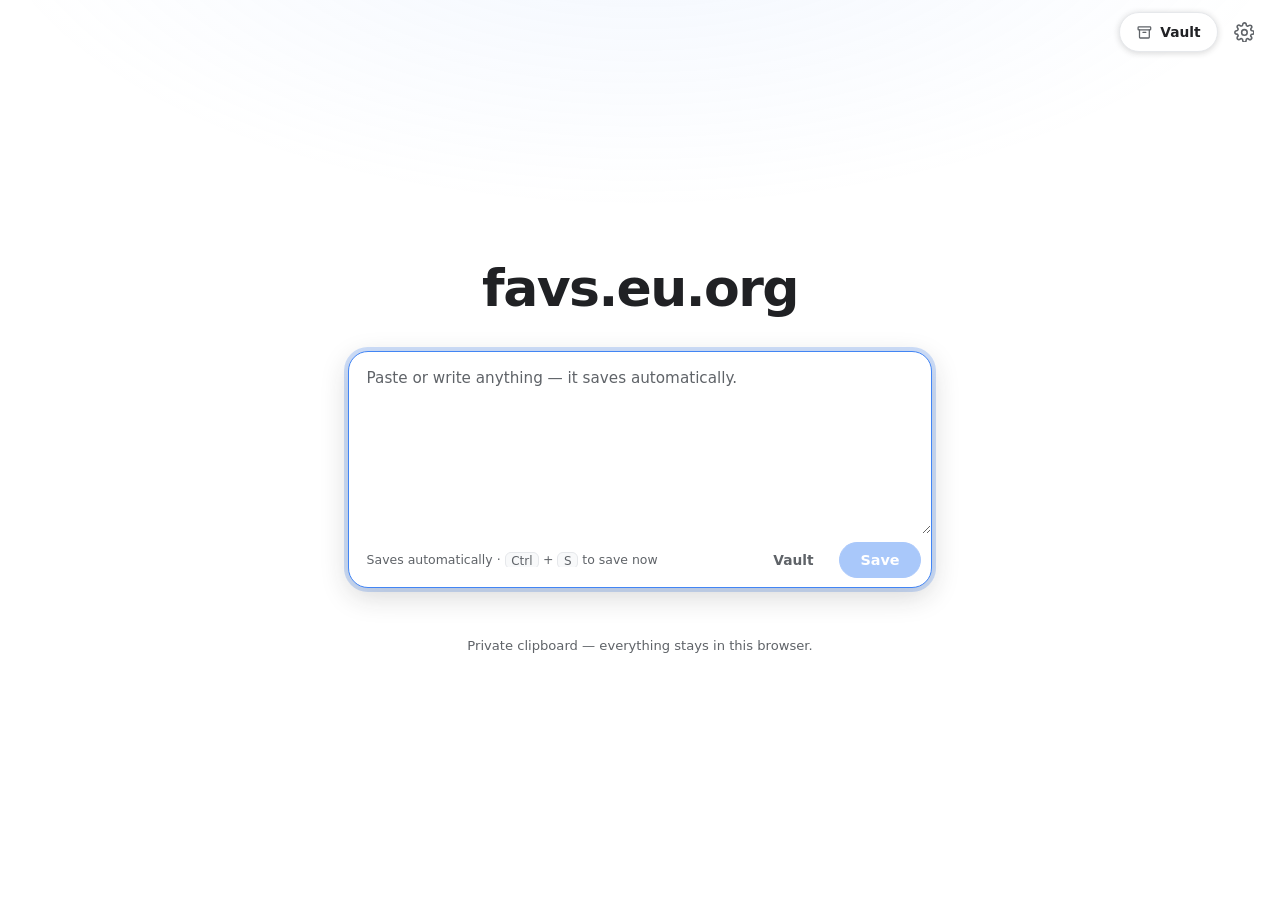
<file: index.html>
<!DOCTYPE html>
<html lang="en">
<head>
<meta charset="UTF-8">
<meta name="viewport" content="width=device-width, initial-scale=1.0">
<title>FAVS</title>
<meta name="color-scheme" content="light dark">
<meta name="description" content="FAVS — private pastebin with vault. Everything stays in your browser.">
<meta name="theme-color" media="(prefers-color-scheme: light)" content="#ffffff">
<meta name="theme-color" media="(prefers-color-scheme: dark)" content="#202124">
<link rel="manifest" href="manifest.webmanifest">
<link rel="apple-touch-icon" href="icons/icon-192.png">
<link rel="icon" href="data:image/svg+xml,%3Csvg xmlns='http://www.w3.org/2000/svg' viewBox='0 0 32 32'%3E%3Crect width='32' height='32' rx='8' fill='%234285f4'/%3E%3Ctext x='16' y='22' font-family='system-ui,sans-serif' font-size='18' font-weight='700' fill='white' text-anchor='middle'%3EF%3C/text%3E%3C/svg%3E">
<script>
  // Apply saved theme before CSS to avoid a flash. Keep in sync with app.js.
  try {
    var s = JSON.parse(localStorage.getItem('favs.settings.v1') || '{}');
    if (s.theme === 'light' || s.theme === 'dark') document.documentElement.setAttribute('data-theme', s.theme);
  } catch (e) {}
</script>
<link rel="stylesheet" href="styles.css?v=12">
</head>
<body class="home">
  <div class="topbar">
    <a class="topbar-pill" id="vaultOpen" href="vault.html"><svg viewBox="0 0 24 24" fill="none" stroke="currentColor" stroke-width="1.8" stroke-linecap="round" stroke-linejoin="round" aria-hidden="true"><rect x="3" y="4" width="18" height="4.5" rx="1"/><path d="M5 8.5V19a1 1 0 0 0 1 1h12a1 1 0 0 0 1-1V8.5"/><path d="M10 12h4"/></svg><span>Vault</span><span class="pill-count" id="vaultCount" hidden></span></a>
    <a class="icon-btn" href="settings.html" title="Settings" aria-label="Settings"><svg viewBox="0 0 24 24" fill="none" stroke="currentColor" stroke-width="1.8" stroke-linecap="round" stroke-linejoin="round" aria-hidden="true"><circle cx="12" cy="12" r="3.2"/><path d="M19.4 15a1.7 1.7 0 0 0 .34 1.87l.06.06a2 2 0 1 1-2.83 2.83l-.06-.06a1.7 1.7 0 0 0-1.87-.34 1.7 1.7 0 0 0-1 1.55V21a2 2 0 1 1-4 0v-.09a1.7 1.7 0 0 0-1.11-1.55 1.7 1.7 0 0 0-1.87.34l-.06.06a2 2 0 1 1-2.83-2.83l.06-.06A1.7 1.7 0 0 0 4.6 15a1.7 1.7 0 0 0-1.55-1H3a2 2 0 1 1 0-4h.09A1.7 1.7 0 0 0 4.6 8.89a1.7 1.7 0 0 0-.34-1.87l-.06-.06a2 2 0 1 1 2.83-2.83l.06.06a1.7 1.7 0 0 0 1.87.34h.11A1.7 1.7 0 0 0 10.11 3V3a2 2 0 1 1 4 0v.09c0 .68.4 1.3 1 1.55.62.26 1.34.11 1.87-.34l.06-.06a2 2 0 1 1 2.83 2.83l-.06.06a1.7 1.7 0 0 0-.34 1.87v.11c.26.62.88 1 1.55 1H21a2 2 0 1 1 0 4h-.09c-.68 0-1.3.4-1.51 1Z"/></svg></a>
  </div>
  <h1 class="site-title" id="siteTitle">favs.eu.org</h1>
  <section class="composer" aria-label="Text box">
    <textarea id="composerInput" rows="7" placeholder="Paste or write anything — it saves automatically." aria-label="Text box" autofocus></textarea>
    <div class="composer-foot">
      <span class="composer-hint">Saves automatically &middot; <kbd>Ctrl</kbd> + <kbd>S</kbd> to save now</span>
      <span class="composer-count" id="composerCount" hidden></span>
      <button type="button" class="composer-clear" id="clearBtn" hidden>Clear</button>
      <a class="composer-vault" href="vault.html">Vault</a>
      <button type="button" class="composer-btn" id="saveBtn">Save</button>
    </div>
  </section>
  <p class="composer-status" id="composerStatus" role="status" aria-live="polite"></p>
  <p class="home-note">Private clipboard — everything stays in this browser.</p>
  <script src="app.js?v=11"></script>
</body>
</html>
</file>
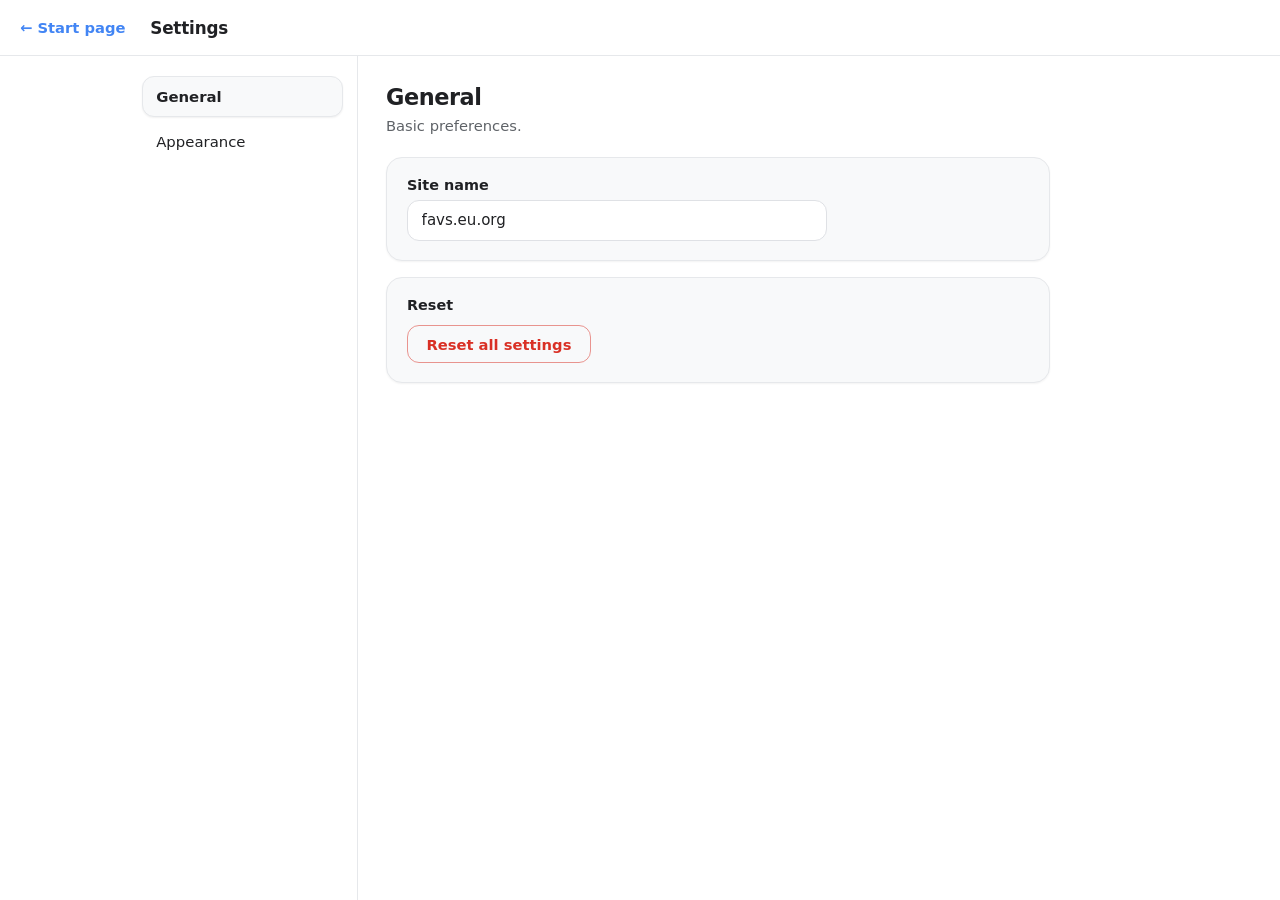
<file: settings.html>
<!DOCTYPE html>
<html lang="en">
<head>
<meta charset="UTF-8">
<meta name="viewport" content="width=device-width, initial-scale=1.0">
<title>Settings — FAVS</title>
<meta name="color-scheme" content="light dark">
<meta name="theme-color" media="(prefers-color-scheme: light)" content="#ffffff">
<meta name="theme-color" media="(prefers-color-scheme: dark)" content="#202124">
<link rel="manifest" href="manifest.webmanifest">
<link rel="apple-touch-icon" href="icons/icon-192.png">
<script>
  // Apply saved theme before CSS to avoid a flash. Keep in sync with settings.js.
  try {
    var s = JSON.parse(localStorage.getItem('favs.settings.v1') || '{}');
    if (s.theme === 'light' || s.theme === 'dark') document.documentElement.setAttribute('data-theme', s.theme);
  } catch (e) {}
</script>
<link rel="stylesheet" href="styles.css?v=11">
<link rel="stylesheet" href="settings.css?v=6">
</head>
<body class="settings-body">
  <header class="settings-topbar">
    <a class="back" href="index.html">&larr; Start page</a>
    <h1>Settings</h1>
  </header>
  <div class="settings-layout">
    <nav class="settings-nav" aria-label="Settings sections">
      <button type="button" data-section="general" aria-selected="true">General</button>
      <button type="button" data-section="appearance" aria-selected="false">Appearance</button>
    </nav>
    <main class="settings-content">
      <section class="settings-section" data-section-panel="general">
        <h2>General</h2>
        <p class="desc">Basic preferences.</p>
        <div class="card">
          <div class="field">
            <label class="label" for="siteName">Site name</label>
            <input type="text" id="siteName" maxlength="60" placeholder="favs.eu.org">
          </div>
        </div>
        <div class="card">
          <div class="field">
            <label class="label">Reset</label>
            <div class="btn-row">
              <button class="btn danger" id="resetAll" type="button">Reset all settings</button>
            </div>
          </div>
        </div>
      </section>

      <section class="settings-section" data-section-panel="appearance" hidden>
        <h2>Appearance</h2>
        <p class="desc">Override the automatic light / dark mode.</p>
        <div class="card">
          <label class="radio-row"><input type="radio" name="theme" value="system"> System (follow browser)</label>
          <label class="radio-row"><input type="radio" name="theme" value="light"> Light</label>
          <label class="radio-row"><input type="radio" name="theme" value="dark"> Dark</label>
        </div>
      </section>

    </main>
  </div>
  <div class="toast" id="toast" role="status" aria-live="polite"></div>
  <script src="settings.js?v=9"></script>
</body>
</html>
</file>
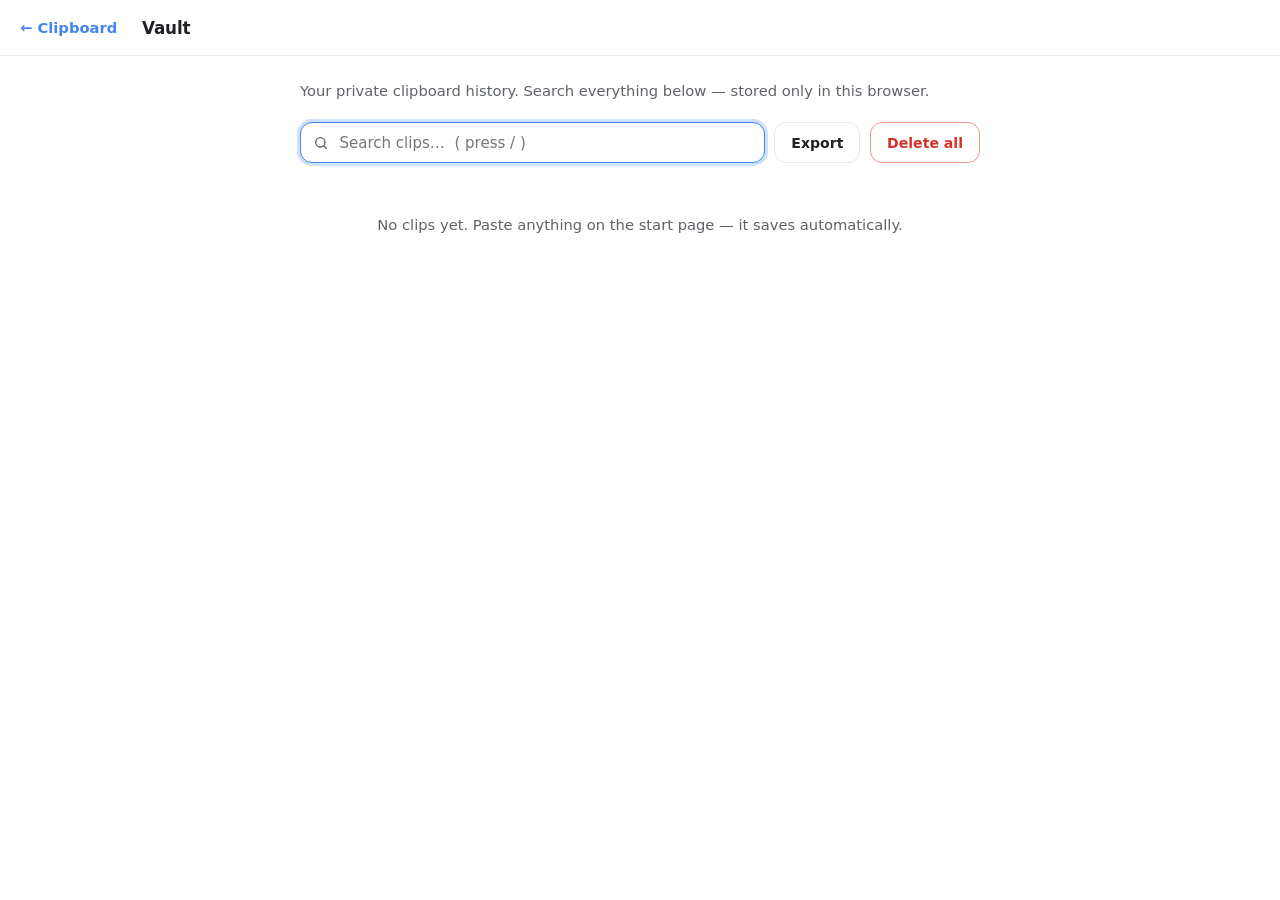
<file: vault.html>
<!DOCTYPE html>
<html lang="en">
<head>
<meta charset="UTF-8">
<meta name="viewport" content="width=device-width, initial-scale=1.0">
<title>Vault — FAVS</title>
<meta name="description" content="FAVS vault — your private saved clips, stored only in this browser.">
<meta name="color-scheme" content="light dark">
<meta name="theme-color" media="(prefers-color-scheme: light)" content="#ffffff">
<meta name="theme-color" media="(prefers-color-scheme: dark)" content="#202124">
<link rel="manifest" href="manifest.webmanifest">
<link rel="icon" href="data:image/svg+xml,%3Csvg xmlns='http://www.w3.org/2000/svg' viewBox='0 0 32 32'%3E%3Crect width='32' height='32' rx='8' fill='%234285f4'/%3E%3Ctext x='16' y='22' font-family='system-ui,sans-serif' font-size='18' font-weight='700' fill='white' text-anchor='middle'%3EF%3C/text%3E%3C/svg%3E">
<link rel="apple-touch-icon" href="icons/icon-192.png">
<script>
  // Apply saved theme before CSS to avoid a flash. Keep in sync with app.js.
  try {
    var s = JSON.parse(localStorage.getItem('favs.settings.v1') || '{}');
    if (s.theme === 'light' || s.theme === 'dark') document.documentElement.setAttribute('data-theme', s.theme);
  } catch (e) {}
</script>
<link rel="stylesheet" href="styles.css?v=11">
<link rel="stylesheet" href="vault.css?v=4">
</head>
<body class="vault-body">
  <header class="settings-topbar">
    <a class="back" href="index.html">&larr; Clipboard</a>
    <h1>Vault</h1>
    <span class="vault-count" id="clipCount"></span>
  </header>
  <main class="vault-main">
    <p class="desc">Your private clipboard history. Search everything below — stored only in this browser.</p>
    <div class="vault-toolbar">
      <div class="search-wrap">
        <svg viewBox="0 0 24 24" fill="none" stroke="currentColor" stroke-width="2" stroke-linecap="round" stroke-linejoin="round" aria-hidden="true"><circle cx="11" cy="11" r="7"/><path d="m20 20-3.5-3.5"/></svg>
        <input type="search" id="clipSearch" placeholder="Search clips…  ( press / )" autocomplete="off" aria-label="Search clips" autofocus>
      </div>
      <button type="button" class="btn secondary" id="clipExport">Export</button>
      <button type="button" class="btn danger" id="clipClear">Delete all</button>
    </div>
    <p class="vault-meta" id="clipMeta" hidden></p>
    <div id="clipList" class="clip-list"></div>
    <p class="vault-empty" id="clipEmpty" hidden>No clips yet. Paste anything on the start page — it saves automatically.</p>
    <p class="vault-empty" id="clipNoResults" hidden>No matches for &ldquo;<span id="clipNoQuery"></span>&rdquo;. <button type="button" class="link-btn" id="clipClearSearch">Clear search</button></p>
  </main>
  <div class="toast" id="toast" role="status" aria-live="polite"></div>
  <script src="vault.js?v=4"></script>
</body>
</html>
</file>
<file: styles.css>
/* FAVS shared styles — bump ?v= in HTML when editing (see AGENTS.md). */
:root {
  color-scheme: light dark;
  --bg: #ffffff;
  --text: #202124;
  --text-muted: #5f6368;
  --field-bg: #ffffff;
  --field-border: #dfe1e5;
  --field-text: #202124;
  --placeholder: #5f6368;
  --button-bg: #4285f4;
  --button-border: #4285f4;
  --button-text: #ffffff;
  --button-hover: #3367d6;
  --shadow: 0 1px 6px rgba(32, 33, 36, 0.18);
  --shadow-lg: 0 8px 28px rgba(32, 33, 36, 0.18);
  --focus-border: #4285f4;
  --focus-ring: rgba(66, 133, 244, 0.25);
  --card-bg: #f8f9fa;
  --card-border: #e6e8eb;
  --tile-bg: #ffffff;
  --tile-bg-hover: #eceef1;
  --tile-shadow: 0 2px 8px rgba(60, 64, 67, 0.2);
  --accent: #4285f4;
  --radius-pill: 999px;
  --ease: cubic-bezier(0.2, 0, 0, 1);
  --danger: #d93025;
  --danger-border: rgba(217, 48, 37, 0.5);
  --danger-bg: rgba(217, 48, 37, 0.1);
  --success: #1e8e3e;
}

@media (prefers-color-scheme: dark) {
  :root {
    --bg: #202124;
    --text: #e8eaed;
    --text-muted: #9aa0a6;
    --field-bg: #303134;
    --field-border: #5f6368;
    --field-text: #e8eaed;
    --placeholder: #9aa0a6;
    --button-bg: #8ab4f8;
    --button-border: #8ab4f8;
    --button-text: #202124;
    --button-hover: #aecbfa;
    --shadow: 0 1px 6px rgba(0, 0, 0, 0.5);
    --shadow-lg: 0 12px 32px rgba(0, 0, 0, 0.5);
    --focus-border: #8ab4f8;
    --focus-ring: rgba(138, 180, 248, 0.28);
    --card-bg: #303134;
    --card-border: #5f6368;
    --tile-bg: #3b3c40;
    --tile-bg-hover: #4c4d52;
    --tile-shadow: 0 2px 8px rgba(0, 0, 0, 0.45);
    --accent: #8ab4f8;
    --danger: #f28b82;
    --danger-border: rgba(242, 139, 130, 0.55);
    --danger-bg: rgba(242, 139, 130, 0.14);
    --success: #81c995;
  }
}
html[data-theme="light"] {
  color-scheme: light;
  --bg: #ffffff;
  --text: #202124;
  --text-muted: #5f6368;
  --field-bg: #ffffff;
  --field-border: #dfe1e5;
  --field-text: #202124;
  --placeholder: #5f6368;
  --button-bg: #4285f4;
  --button-border: #4285f4;
  --button-text: #ffffff;
  --button-hover: #3367d6;
  --shadow: 0 1px 6px rgba(32, 33, 36, 0.18);
  --shadow-lg: 0 8px 28px rgba(32, 33, 36, 0.18);
  --focus-border: #4285f4;
  --focus-ring: rgba(66, 133, 244, 0.25);
  --card-bg: #f8f9fa;
  --card-border: #e6e8eb;
  --tile-bg: #ffffff;
  --tile-bg-hover: #eceef1;
  --tile-shadow: 0 2px 8px rgba(60, 64, 67, 0.2);
  --accent: #4285f4;
  --danger: #d93025;
  --danger-border: rgba(217, 48, 37, 0.5);
  --danger-bg: rgba(217, 48, 37, 0.1);
  --success: #1e8e3e;
}

/* Explicit overrides win over system preference. */
html[data-theme="dark"] {
  color-scheme: dark;
  --bg: #202124;
  --text: #e8eaed;
  --text-muted: #9aa0a6;
  --field-bg: #303134;
  --field-border: #5f6368;
  --field-text: #e8eaed;
  --placeholder: #9aa0a6;
  --button-bg: #8ab4f8;
  --button-border: #8ab4f8;
  --button-text: #202124;
  --button-hover: #aecbfa;
  --shadow: 0 1px 6px rgba(0, 0, 0, 0.5);
  --shadow-lg: 0 12px 32px rgba(0, 0, 0, 0.5);
  --focus-border: #8ab4f8;
  --focus-ring: rgba(138, 180, 248, 0.28);
  --card-bg: #303134;
  --card-border: #5f6368;
  --tile-bg: #3b3c40;
  --tile-bg-hover: #4c4d52;
  --tile-shadow: 0 2px 8px rgba(0, 0, 0, 0.45);
  --accent: #8ab4f8;
  --danger: #f28b82;
  --danger-border: rgba(242, 139, 130, 0.55);
  --danger-bg: rgba(242, 139, 130, 0.14);
  --success: #81c995;
}

* { box-sizing: border-box; }

html, body { height: 100%; }

html { background-color: #ffffff; }

@media (prefers-color-scheme: dark) {
  html { background-color: #202124; }
}

html[data-theme="light"] { background-color: #ffffff; }
html[data-theme="dark"] { background-color: #202124; }

body {
  font-family: system-ui, -apple-system, "Segoe UI", Roboto, "Helvetica Neue", Arial, sans-serif;
  margin: 0;
  background-color: var(--bg);
  color: var(--text);
  -webkit-font-smoothing: antialiased;
  text-rendering: optimizeLegibility;
}

button, input, select { font: inherit; }

:focus-visible {
  outline: 2px solid var(--focus-border);
  outline-offset: 2px;
}

/* ---- Main (start) page ---- */
.home {
  display: flex;
  flex-direction: column;
  align-items: center;
  justify-content: center;
  min-height: 100vh;
  min-height: 100dvh;
  padding: 4rem 1rem 3rem;
  position: relative;
  overflow-x: clip;
}

.home::before {
  content: "";
  position: fixed;
  inset: 0;
  pointer-events: none;
  background: radial-gradient(60rem 30rem at 50% -8rem, rgba(66, 133, 244, 0.09), transparent 70%);
  z-index: 0;
}

html[data-theme="dark"] .home::before,
html:not([data-theme]) .home::before {
  background: radial-gradient(60rem 30rem at 50% -8rem, rgba(138, 180, 248, 0.12), transparent 70%);
}

@media (prefers-color-scheme: dark) {
  html:not([data-theme]) .home::before {
    background: radial-gradient(60rem 30rem at 50% -8rem, rgba(138, 180, 248, 0.12), transparent 70%);
  }
}

.home > * { position: relative; z-index: 1; }

.topbar {
  position: fixed;
  top: 0;
  right: 0;
  display: flex;
  align-items: center;
  gap: 0.4rem;
  padding: 0.75rem 1rem;
}

.icon-btn {
  display: inline-flex;
  align-items: center;
  justify-content: center;
  width: 2.5rem;
  height: 2.5rem;
  border-radius: 50%;
  border: 1px solid transparent;
  background: transparent;
  color: var(--text-muted);
  text-decoration: none;
  cursor: pointer;
  transition: background 0.18s var(--ease), border-color 0.18s var(--ease), color 0.18s var(--ease), transform 0.12s var(--ease);
}

.icon-btn:hover {
  background: var(--card-bg);
  border-color: var(--card-border);
  color: var(--text);
}

.icon-btn:active { transform: scale(0.94); }

.icon-btn svg {
  width: 1.3rem;
  height: 1.3rem;
  display: block;
}

/* Labeled vault shortcut in the home topbar, with a live count badge. */
.topbar-pill {
  display: inline-flex;
  align-items: center;
  gap: 0.45rem;
  min-height: 2.5rem;
  padding: 0 1rem;
  border-radius: var(--radius-pill);
  border: 1px solid var(--card-border);
  background: var(--field-bg);
  color: var(--text);
  text-decoration: none;
  font-size: 0.86rem;
  font-weight: 600;
  box-shadow: var(--shadow);
  transition: border-color 0.18s var(--ease), box-shadow 0.18s var(--ease), transform 0.12s var(--ease);
}

.topbar-pill:hover { border-color: var(--focus-border); box-shadow: var(--shadow-lg); }
.topbar-pill:active { transform: scale(0.97); }

.topbar-pill svg {
  width: 1.05rem;
  height: 1.05rem;
  display: block;
  color: var(--text-muted);
}

.pill-count {
  min-width: 1.4rem;
  padding: 0.1rem 0.4rem;
  border-radius: var(--radius-pill);
  background: var(--card-bg);
  border: 1px solid var(--card-border);
  color: var(--text-muted);
  font-size: 0.76rem;
  font-weight: 700;
  text-align: center;
  font-variant-numeric: tabular-nums;
}

.pill-count[hidden] { display: none; }

/* Shared inner-page header (vault + settings). Lives here so every page
 * gets it from styles.css alone — vault.html does not load settings.css. */
.settings-topbar {
  display: flex;
  align-items: center;
  gap: 0.85rem;
  padding: 0.85rem 1.25rem;
  border-bottom: 1px solid var(--card-border);
  position: sticky;
  top: 0;
  background: var(--bg);
  background: color-mix(in srgb, var(--bg) 88%, transparent);
  backdrop-filter: blur(10px);
  -webkit-backdrop-filter: blur(10px);
  z-index: 10;
}

.settings-topbar a.back {
  display: inline-flex;
  align-items: center;
  gap: 0.3rem;
  color: var(--accent);
  text-decoration: none;
  font-size: 0.92rem;
  font-weight: 600;
  padding: 0.35rem 0.7rem 0.35rem 0.5rem;
  margin-left: -0.5rem;
  border-radius: var(--radius-pill);
  transition: background 0.15s;
  white-space: nowrap;
}

.settings-topbar a.back:hover { background: var(--card-bg); text-decoration: none; }

.settings-topbar h1 {
  font-size: 1.05rem;
  margin: 0;
  font-weight: 700;
  letter-spacing: -0.01em;
  white-space: nowrap;
}

.site-title {
  font-size: clamp(2.4rem, 6vw, 3.25rem);
  margin: 0 0 1.75rem;
  font-weight: 750;
  letter-spacing: -0.03em;
  line-height: 1.05;
  color: var(--text);
  text-align: center;
  text-wrap: balance;
}

/* ---- Unified composer (text box with Save) ---- */
.composer {
  width: min(92vw, 584px);
  margin-top: 0.5rem;
  background: var(--field-bg);
  border: 1px solid var(--field-border);
  border-radius: 20px;
  box-shadow: var(--shadow);
  overflow: clip;
  transition: border-color 0.18s var(--ease), box-shadow 0.18s var(--ease);
}

.composer:hover { box-shadow: var(--shadow-lg); }

.composer:focus-within {
  border-color: var(--focus-border);
  box-shadow: var(--shadow-lg), 0 0 0 4px var(--focus-ring);
}

.composer textarea {
  display: block;
  width: 100%;
  min-height: 168px;
  padding: 0.9rem 1.1rem 0.5rem;
  font: inherit;
  font-size: 0.95rem;
  line-height: 1.5;
  color: var(--field-text);
  background: transparent;
  border: none;
  outline: none;
  resize: vertical;
}

.composer textarea::placeholder { color: var(--placeholder); opacity: 1; }

.composer-foot {
  display: flex;
  align-items: center;
  gap: 0.6rem;
  padding: 0.5rem 0.6rem 0.6rem 1.1rem;
}

.composer-hint {
  flex: 1;
  min-width: 0;
  font-size: 0.78rem;
  color: var(--text-muted);
  white-space: nowrap;
  overflow: hidden;
  text-overflow: ellipsis;
}

.composer-hint kbd {
  font-family: inherit;
  font-size: 0.75rem;
  background: var(--card-bg);
  border: 1px solid var(--card-border);
  border-radius: 6px;
  padding: 0.05rem 0.35rem;
}

/* Subtle character count, shown only while typing. */
.composer-count {
  font-size: 0.78rem;
  color: var(--text-muted);
  font-variant-numeric: tabular-nums;
  white-space: nowrap;
}

.composer-count[hidden] { display: none; }

/* Ghost "Clear" button next to Save. */
.composer-clear {
  padding: 0.55rem 0.9rem;
  border: 1px solid transparent;
  background: transparent;
  color: var(--text-muted);
  border-radius: var(--radius-pill);
  cursor: pointer;
  font-size: 0.86rem;
  font-weight: 600;
  white-space: nowrap;
  transition: background 0.15s var(--ease), color 0.15s var(--ease);
}

.composer-clear:hover { background: var(--card-bg); color: var(--text); }
.composer-clear[hidden] { display: none; }

/* Vault shortcut next to Save — same ghost style as Clear, always visible. */
.composer-vault {
  padding: 0.55rem 0.9rem;
  border: 1px solid transparent;
  background: transparent;
  color: var(--text-muted);
  border-radius: var(--radius-pill);
  cursor: pointer;
  font-size: 0.86rem;
  font-weight: 600;
  white-space: nowrap;
  text-decoration: none;
  transition: background 0.15s var(--ease), color 0.15s var(--ease);
}

.composer-vault:hover { background: var(--card-bg); color: var(--text); }

.composer-btn {
  padding: 0.55rem 1.3rem;
  border: 1px solid var(--button-border);
  background: var(--button-bg);
  color: var(--button-text);
  border-radius: var(--radius-pill);
  cursor: pointer;
  font-size: 0.9rem;
  font-weight: 600;
  white-space: nowrap;
  transition: background 0.18s var(--ease), transform 0.12s var(--ease);
}

.composer-btn:hover { background: var(--button-hover); border-color: var(--button-hover); }
.composer-btn:active { transform: scale(0.97); }
.composer-btn:disabled { opacity: 0.45; cursor: default; }
.composer-btn:disabled:hover { background: var(--button-bg); border-color: var(--button-border); }

.composer-status {
  min-height: 1.25rem;
  margin: 0.45rem 0 0;
  max-width: min(92vw, 584px);
  font-size: 0.82rem;
  color: var(--text-muted);
  text-align: center;
}

.composer-status.ok { color: var(--success); }
.composer-status.err { color: var(--danger); }

.composer-status a {
  color: inherit;
  font-weight: 600;
}

.home-note {
  margin: 1.25rem 0 0;
  max-width: min(92vw, 584px);
  font-size: 0.82rem;
  color: var(--text-muted);
  text-align: center;
  line-height: 1.5;
}

@media (max-width: 520px) {
  .home { padding-top: 4.5rem; }
  .composer-hint { display: none; }
  .composer-foot { gap: 0.4rem; }
  .composer-count { flex: 1; min-width: 0; }
}

@media (prefers-reduced-motion: reduce) {
  *, *::before, *::after {
    animation-duration: 0.01ms !important;
    transition-duration: 0.01ms !important;
  }
}
</file>
<file: settings.css>
/* Settings page layout. Shared variables + topbar live in styles.css. */
.settings-body {
  display: block;
  min-height: 100vh;
}

/* .settings-topbar is shared in styles.css (vault uses it too). */

.settings-layout {
  display: grid;
  grid-template-columns: 230px minmax(0, 1fr);
  gap: 0;
  max-width: 1024px;
  margin: 0 auto;
  min-height: calc(100vh - 56px);
}

.settings-nav {
  border-right: 1px solid var(--card-border);
  padding: 1.25rem 0.85rem;
  display: flex;
  flex-direction: column;
  gap: 0.3rem;
  position: sticky;
  top: 56px;
  align-self: start;
  min-height: calc(100vh - 56px);
}

.settings-nav button {
  text-align: left;
  border: 1px solid transparent;
  background: transparent;
  color: var(--text);
  padding: 0.65rem 0.85rem;
  border-radius: 12px;
  font-size: 0.93rem;
  font-weight: 500;
  cursor: pointer;
  transition: background 0.15s, border-color 0.15s;
}

.settings-nav button:hover { background: var(--card-bg); }

.settings-nav button[aria-selected="true"] {
  background: var(--card-bg);
  border-color: var(--card-border);
  font-weight: 650;
  box-shadow: 0 1px 2px rgba(0, 0, 0, 0.06);
}

.settings-content {
  padding: 1.75rem 1.75rem 3rem;
  min-width: 0;
  max-width: 720px;
}

.settings-section[hidden] { display: none; }

.settings-section { animation: section-in 0.22s cubic-bezier(0.2, 0, 0, 1); }

@keyframes section-in {
  from { opacity: 0; transform: translateY(6px); }
  to { opacity: 1; transform: none; }
}

.settings-section h2 { margin: 0 0 0.3rem; font-size: 1.4rem; letter-spacing: -0.02em; }
.settings-section p.desc {
  margin: 0 0 1.25rem;
  color: var(--text-muted);
  font-size: 0.92rem;
  line-height: 1.5;
}

.card {
  background: var(--card-bg);
  border: 1px solid var(--card-border);
  border-radius: 16px;
  padding: 1.2rem 1.25rem;
  margin-bottom: 1rem;
  box-shadow: 0 1px 2px rgba(0, 0, 0, 0.05);
}

.field { margin-bottom: 1rem; }
.field:last-child { margin-bottom: 0; }

.field label.label {
  display: block;
  font-weight: 600;
  font-size: 0.9rem;
  margin-bottom: 0.4rem;
}

.field input[type="text"],
.field input[type="url"],
.field select {
  width: 100%;
  max-width: 420px;
  padding: 0.65rem 0.85rem;
  font-size: 0.94rem;
  border-radius: 12px;
  border: 1px solid var(--field-border);
  background: var(--field-bg);
  color: var(--field-text);
  outline: none;
  transition: border-color 0.15s, box-shadow 0.15s;
}

.field input:focus, .field select:focus { border-color: var(--focus-border); box-shadow: 0 0 0 3px var(--focus-ring); }

.field input[type="range"] {
  width: 100%;
  max-width: 420px;
  accent-color: var(--accent);
}

.check-row input[type="checkbox"] {
  width: 1.1rem;
  height: 1.1rem;
  accent-color: var(--accent);
}

.radio-row, .check-row {
  display: flex;
  align-items: center;
  gap: 0.65rem;
  padding: 0.6rem 0.25rem;
  font-size: 0.94rem;
  border-radius: 10px;
  cursor: pointer;
}

.radio-row:hover, .check-row:hover { background: var(--bg); }

.btn {
  display: inline-flex;
  align-items: center;
  justify-content: center;
  border: 1px solid var(--button-border);
  background: var(--button-bg);
  color: var(--button-text);
  border-radius: 12px;
  padding: 0.6rem 1.15rem;
  font-size: 0.92rem;
  font-weight: 600;
  cursor: pointer;
  transition: filter 0.15s, transform 0.12s, background 0.15s;
}

.btn:hover { filter: brightness(0.97); }
.btn:active { transform: scale(0.97); }

.btn.secondary {
  background: var(--field-bg);
  color: var(--text);
  border-color: var(--card-border);
}

.btn.secondary:hover { background: var(--bg); }

.btn.danger {
  background: transparent;
  color: #d93025;
  border-color: rgba(217, 48, 37, 0.5);
}

.btn.danger:hover { background: rgba(217, 48, 37, 0.1); border-color: #d93025; }

.btn-row { display: flex; gap: 0.6rem; flex-wrap: wrap; margin-top: 0.75rem; }

.bookmark-row {
  display: flex;
  align-items: center;
  gap: 0.7rem;
  padding: 0.65rem 0.25rem;
  border-bottom: 1px solid var(--card-border);
  font-size: 0.92rem;
}

.bookmark-row:last-child { border-bottom: none; }

.bookmark-row img { width: 22px; height: 22px; border-radius: 6px; flex: none; }

.bookmark-row .grow { flex: 1; min-width: 0; overflow: hidden; text-overflow: ellipsis; white-space: nowrap; }
.bookmark-row .grow small { display: block; color: var(--text-muted); overflow: hidden; text-overflow: ellipsis; }

.toast {
  position: fixed;
  bottom: 1.25rem;
  left: 50%;
  transform: translateX(-50%) translateY(8px);
  background: var(--text);
  color: var(--bg);
  padding: 0.6rem 1.15rem;
  border-radius: 999px;
  font-size: 0.86rem;
  font-weight: 550;
  box-shadow: var(--shadow-lg);
  opacity: 0;
  pointer-events: none;
  transition: opacity 0.22s, transform 0.22s;
}

.toast.show { opacity: 1; transform: translateX(-50%) translateY(0); }

@media (max-width: 700px) {
  .settings-layout { grid-template-columns: 1fr; }
  .settings-nav {
    flex-direction: row;
    overflow-x: auto;
    border-right: none;
    border-bottom: 1px solid var(--card-border);
    position: sticky;
    top: 55px;
    min-height: 0;
    padding: 0.75rem;
    background: var(--bg);
    z-index: 5;
  }
  .settings-nav button { white-space: nowrap; }
  .settings-content { padding: 1.25rem 1rem 3rem; max-width: none; }
}
</file>
<file: vault.css>
/* Vault page layout. Shared variables live in styles.css. */
.vault-body {
  display: block;
  min-height: 100vh;
}

.vault-count {
  margin-left: auto;
  font-size: 0.85rem;
  font-weight: 600;
  color: var(--text-muted);
}

.vault-main {
  max-width: 720px;
  margin: 0 auto;
  padding: 1.5rem 1.25rem 4rem;
}

.vault-main .desc {
  margin: 0 0 1.25rem;
  color: var(--text-muted);
  font-size: 0.92rem;
  line-height: 1.5;
}

.vault-main .desc code {
  font-size: 0.85em;
  background: var(--card-bg);
  border: 1px solid var(--card-border);
  border-radius: 6px;
  padding: 0.05rem 0.35rem;
}

.vault-toolbar {
  display: flex;
  gap: 0.6rem;
  margin-bottom: 0.6rem;
}

.search-wrap {
  position: relative;
  flex: 1;
  min-width: 0;
  display: flex;
  align-items: center;
}

.search-wrap svg {
  position: absolute;
  left: 0.8rem;
  width: 1rem;
  height: 1rem;
  color: var(--text-muted);
  pointer-events: none;
  flex: none;
}

.search-wrap input[type="search"] {
  width: 100%;
  min-width: 0;
  padding: 0.65rem 0.9rem 0.65rem 2.4rem;
  font-size: 0.94rem;
  border-radius: 12px;
  border: 1px solid var(--field-border);
  background: var(--field-bg);
  color: var(--field-text);
  outline: none;
  transition: border-color 0.15s, box-shadow 0.15s;
}

/* Keep the results line from shifting the list when it appears. */
.vault-meta {
  min-height: 1.4rem;
  margin: 0 0 0.65rem;
  font-size: 0.82rem;
  color: var(--text-muted);
  font-variant-numeric: tabular-nums;
}

.vault-meta[hidden] { display: none; }

.link-btn {
  border: none;
  background: none;
  padding: 0;
  color: var(--accent);
  font: inherit;
  font-size: inherit;
  font-weight: 600;
  cursor: pointer;
}

.link-btn:hover { text-decoration: underline; }

.search-wrap input[type="search"]:focus {
  border-color: var(--focus-border);
  box-shadow: 0 0 0 3px var(--focus-ring);
}

.vault-toolbar .btn {
  display: inline-flex;
  align-items: center;
  justify-content: center;
  border: 1px solid var(--button-border);
  background: var(--button-bg);
  color: var(--button-text);
  border-radius: 12px;
  padding: 0.6rem 1rem;
  font-size: 0.88rem;
  font-weight: 600;
  cursor: pointer;
  white-space: nowrap;
}

.vault-toolbar .btn.secondary {
  background: var(--field-bg);
  color: var(--text);
  border-color: var(--card-border);
}

.vault-toolbar .btn.secondary:hover { background: var(--card-bg); }

.vault-toolbar .btn.danger {
  background: transparent;
  color: var(--danger);
  border-color: var(--danger-border);
}

.vault-toolbar .btn.danger:hover { background: var(--danger-bg); border-color: var(--danger); }

.clip-list {
  display: flex;
  flex-direction: column;
  gap: 0.85rem;
}

.clip-card {
  background: var(--card-bg);
  border: 1px solid var(--card-border);
  border-radius: 16px;
  padding: 0.9rem 1rem;
  box-shadow: 0 1px 2px rgba(0, 0, 0, 0.05);
  animation: clip-in 0.22s cubic-bezier(0.2, 0, 0, 1);
}

@keyframes clip-in {
  from { opacity: 0; transform: translateY(6px); }
  to { opacity: 1; transform: none; }
}

.clip-head {
  display: flex;
  align-items: center;
  gap: 0.6rem;
  margin-bottom: 0.5rem;
}

.clip-date {
  font-size: 0.78rem;
  color: var(--text-muted);
}

.clip-actions {
  margin-left: auto;
  display: flex;
  gap: 0.4rem;
  align-items: center;
}

.mini-btn {
  border: 1px solid var(--card-border);
  background: var(--field-bg);
  color: var(--text);
  border-radius: 999px;
  padding: 0.25rem 0.7rem;
  font-size: 0.78rem;
  font-weight: 600;
  cursor: pointer;
  text-decoration: none;
  transition: background 0.15s, border-color 0.15s;
}

.mini-btn:hover { background: var(--bg); border-color: var(--focus-border); }

.mini-btn.danger { color: var(--danger); border-color: var(--danger-border); }
.mini-btn.danger:hover { background: var(--danger-bg); border-color: var(--danger); }

.clip-text {
  font-size: 0.92rem;
  line-height: 1.55;
  white-space: pre-wrap;
  overflow-wrap: break-word;
  word-break: break-word;
}

/* Long pastes start collapsed to keep the history scannable. */
.clip-text.clamped {
  display: -webkit-box;
  -webkit-line-clamp: 10;
  -webkit-box-orient: vertical;
  overflow: hidden;
}

.clip-toggle {
  margin-top: 0.5rem;
}

.clip-text a { color: var(--accent); overflow-wrap: break-word; }

.clip-image {
  display: block;
  max-width: 100%;
  max-height: 320px;
  border-radius: 12px;
  border: 1px solid var(--card-border);
  object-fit: contain;
  background: var(--bg);
}

.clip-file-row { margin-top: 0.5rem; font-size: 0.88rem; display: flex; align-items: baseline; gap: 0.5rem; flex-wrap: wrap; }

.clip-file-row a { color: var(--accent); }

.clip-file-name {
  font-weight: 600;
  overflow-wrap: break-word;
  word-break: break-word;
}

.clip-file-size {
  color: var(--text-muted);
  font-size: 0.8rem;
  font-variant-numeric: tabular-nums;
  white-space: nowrap;
}

.vault-empty {
  text-align: center;
  color: var(--text-muted);
  font-size: 0.92rem;
  margin-top: 2.5rem;
  line-height: 1.6;
}

.vault-empty[hidden] { display: none; }

.vault-empty kbd {
  font-family: inherit;
  font-size: 0.8rem;
  background: var(--card-bg);
  border: 1px solid var(--card-border);
  border-radius: 6px;
  padding: 0.05rem 0.35rem;
}

.toast {
  position: fixed;
  bottom: 1.25rem;
  left: 50%;
  transform: translateX(-50%) translateY(8px);
  background: var(--text);
  color: var(--bg);
  padding: 0.6rem 1.15rem;
  border-radius: 999px;
  font-size: 0.86rem;
  font-weight: 550;
  box-shadow: var(--shadow-lg);
  opacity: 0;
  pointer-events: none;
  transition: opacity 0.22s, transform 0.22s;
}

.toast.show { opacity: 1; transform: translateX(-50%) translateY(0); }

@media (max-width: 520px) {
  .vault-toolbar { flex-wrap: wrap; }
  .search-wrap { flex-basis: 100%; }
  .clip-head { flex-wrap: wrap; }
}
</file>
